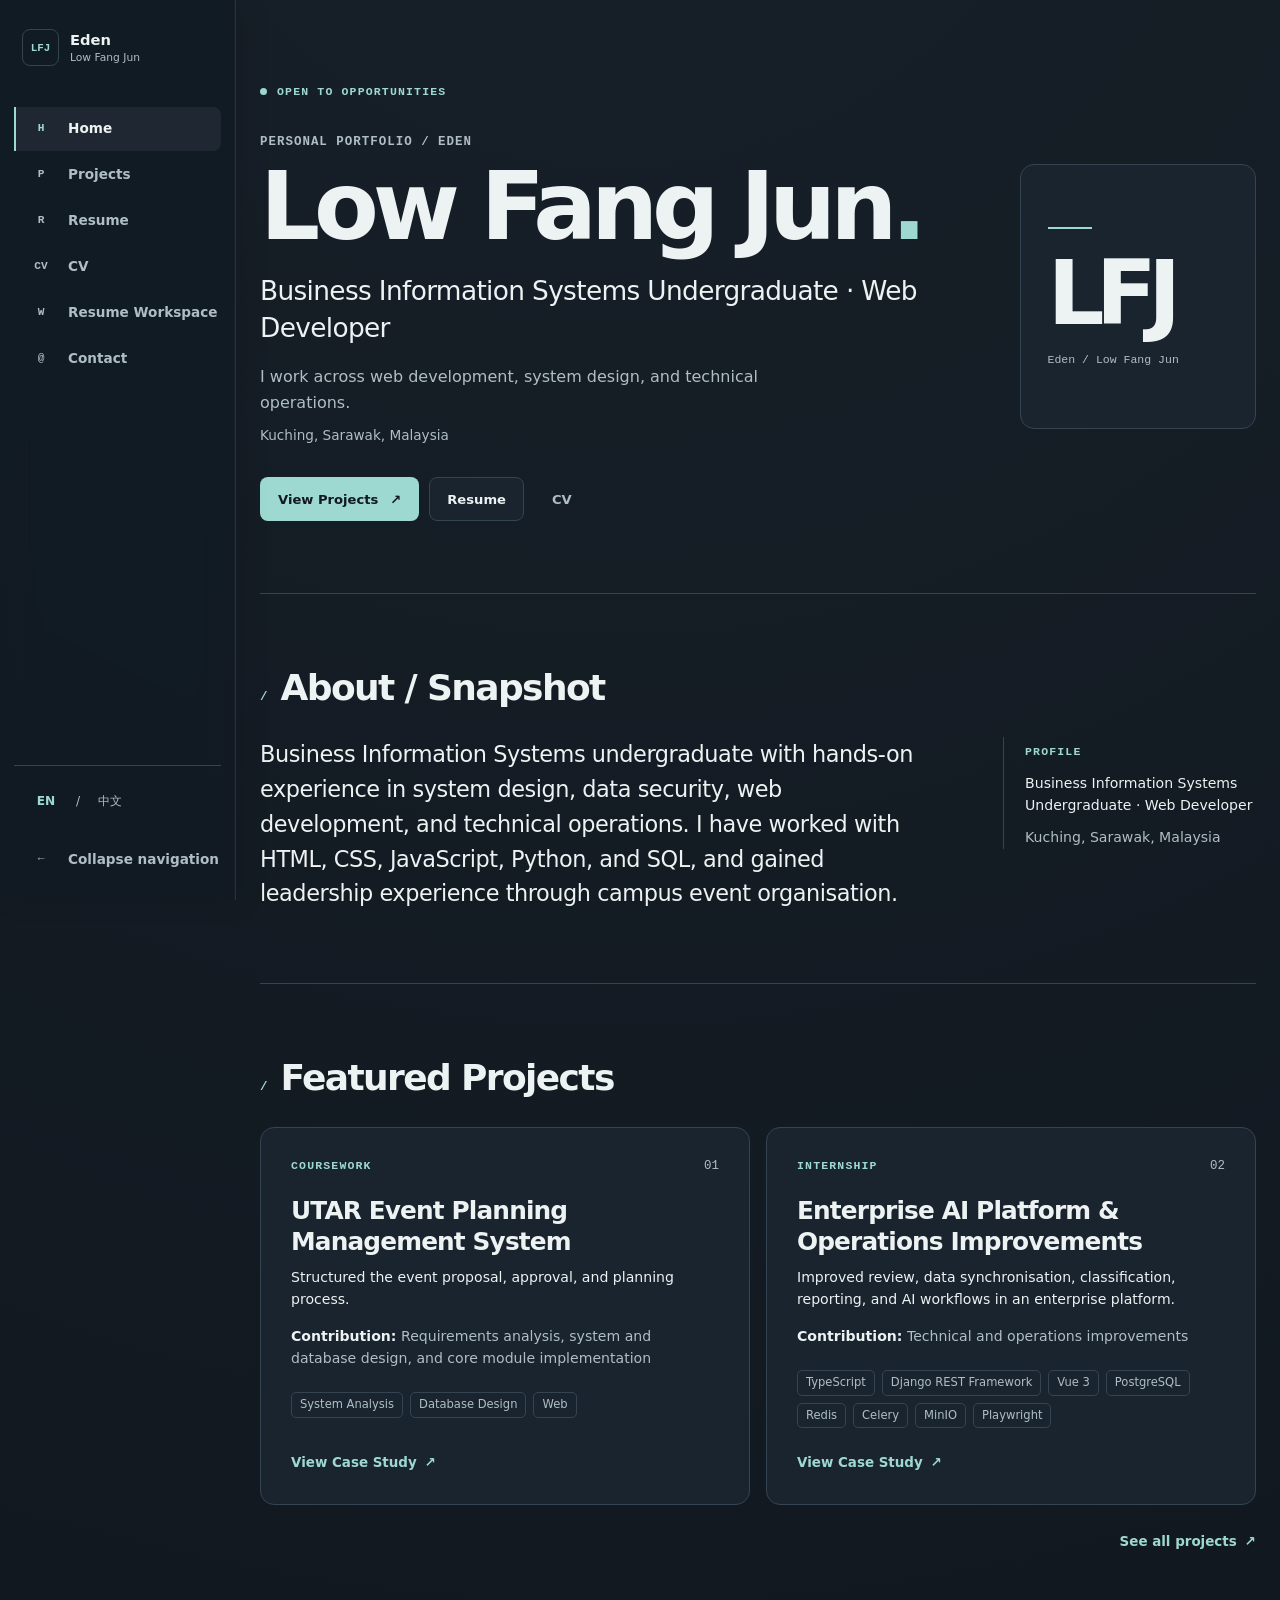
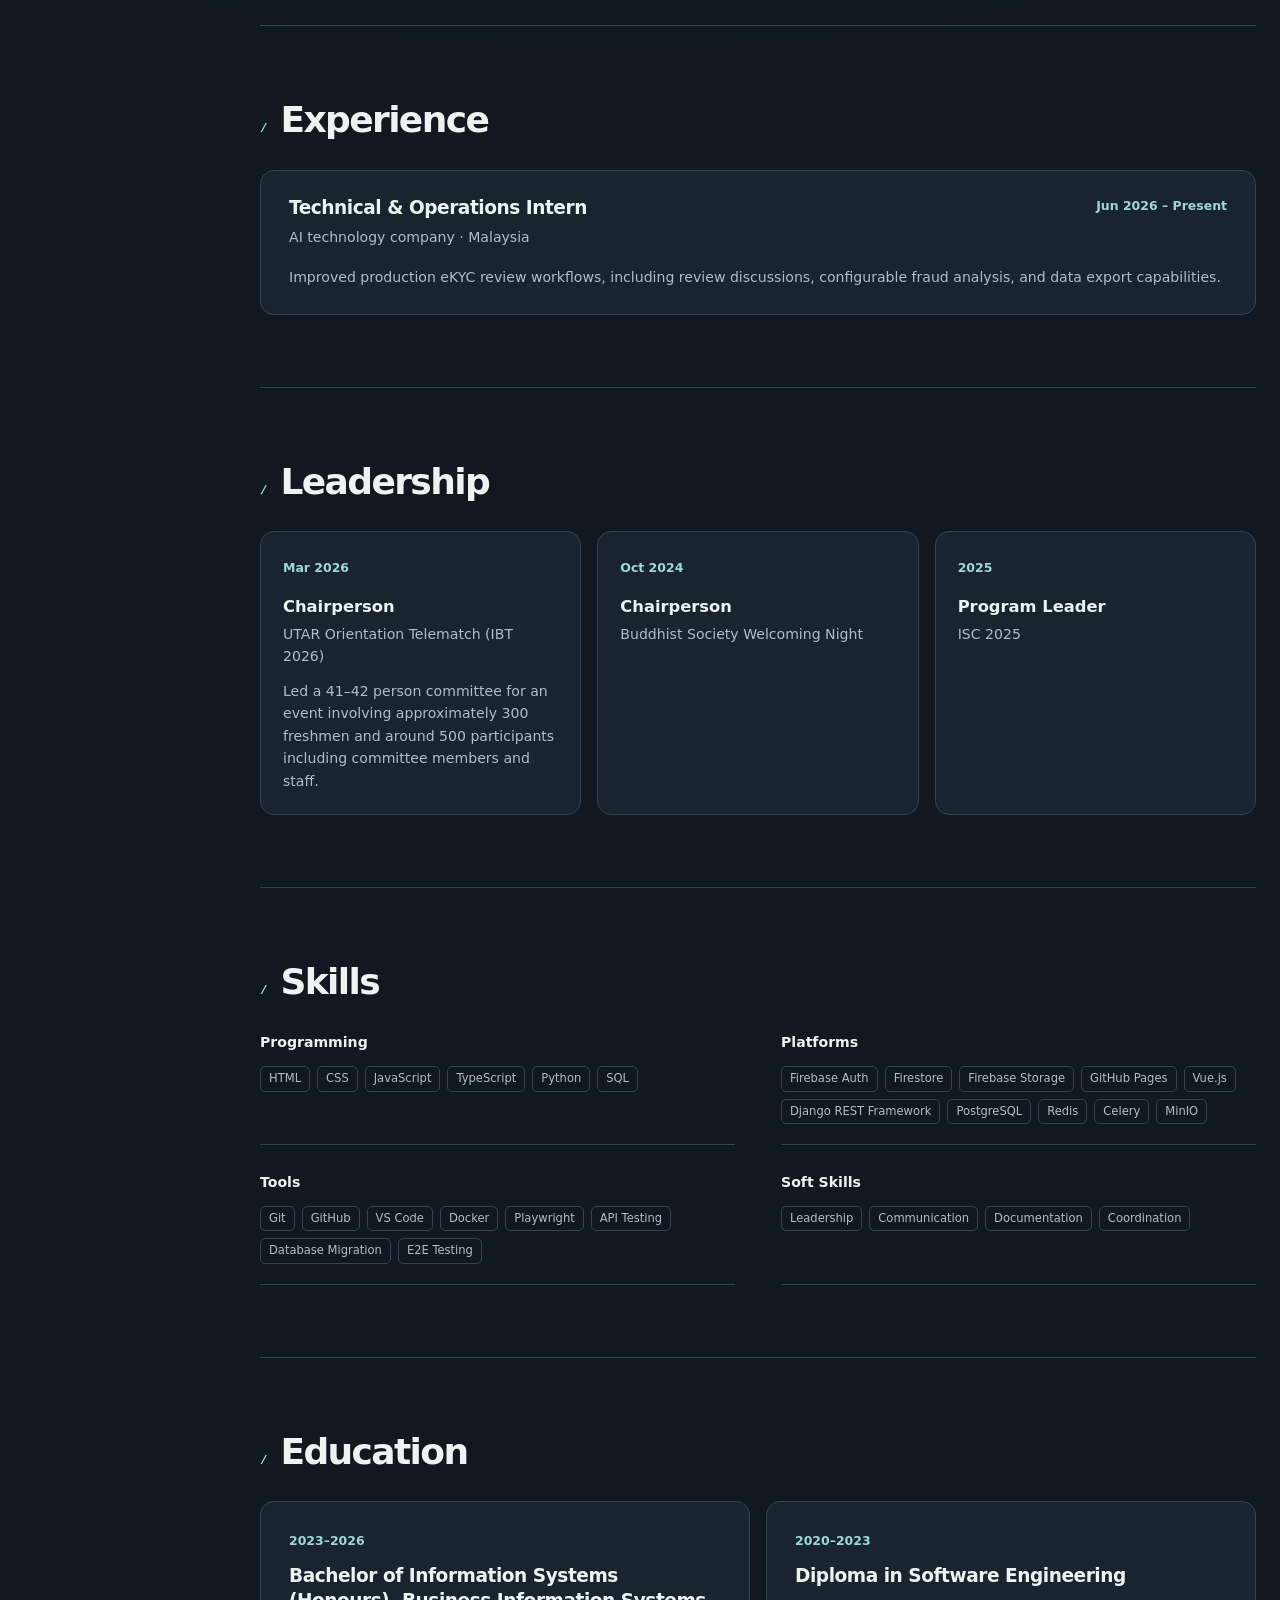
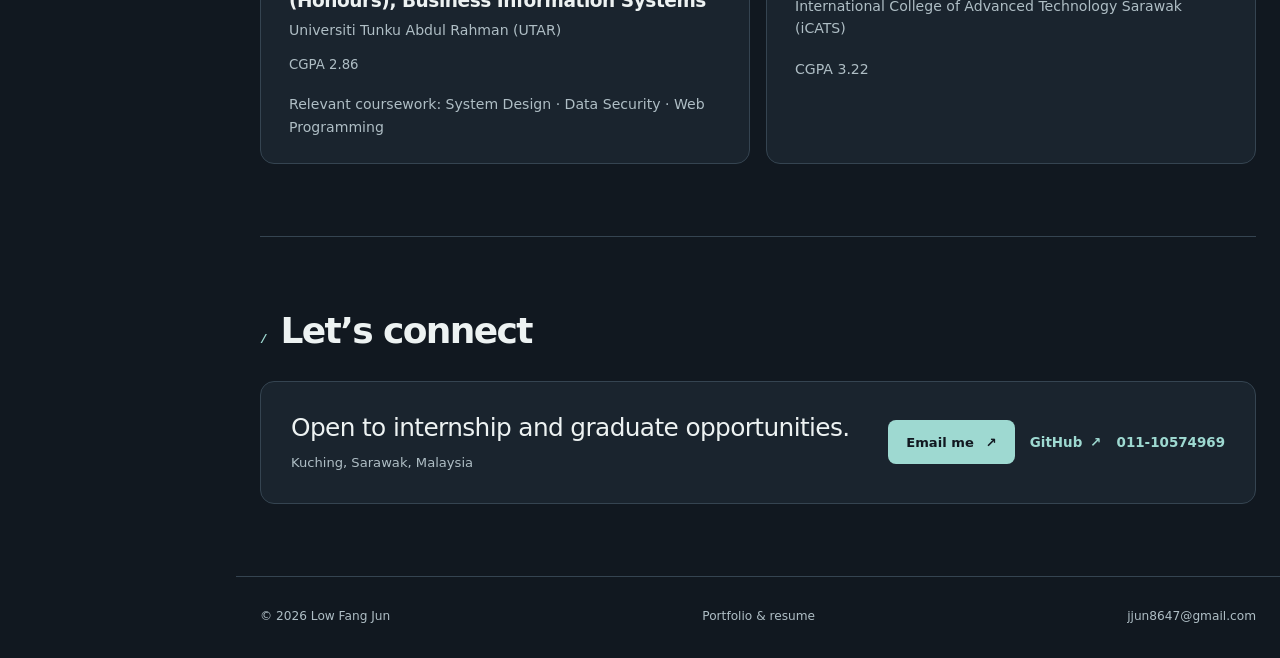
<file: index.html>
﻿<!doctype html>
<html lang="en">
<head>
  <meta charset="utf-8">
  <meta name="viewport" content="width=device-width, initial-scale=1">
  <meta name="description" content="Professional portfolio and resume of Low Fang Jun, a Business Information Systems undergraduate and web developer.">
  <meta name="theme-color" content="#10191e">
  <title>Low Fang Jun — Business Information Systems & Web Development</title>
  <link rel="stylesheet" href="./assets/css/style.css">
  <script defer src="./assets/js/data.js"></script>
  <script defer src="./assets/js/project-store.js"></script>
  <script defer src="./assets/js/main.js"></script>
</head>
<body data-page="home">
  <a class="skip-link" href="#main">Skip to content</a>
  <div id="site-header"></div>
  <main id="main" class="site-main"></main>
  <div id="site-footer"></div>
</body>
</html>
</file>
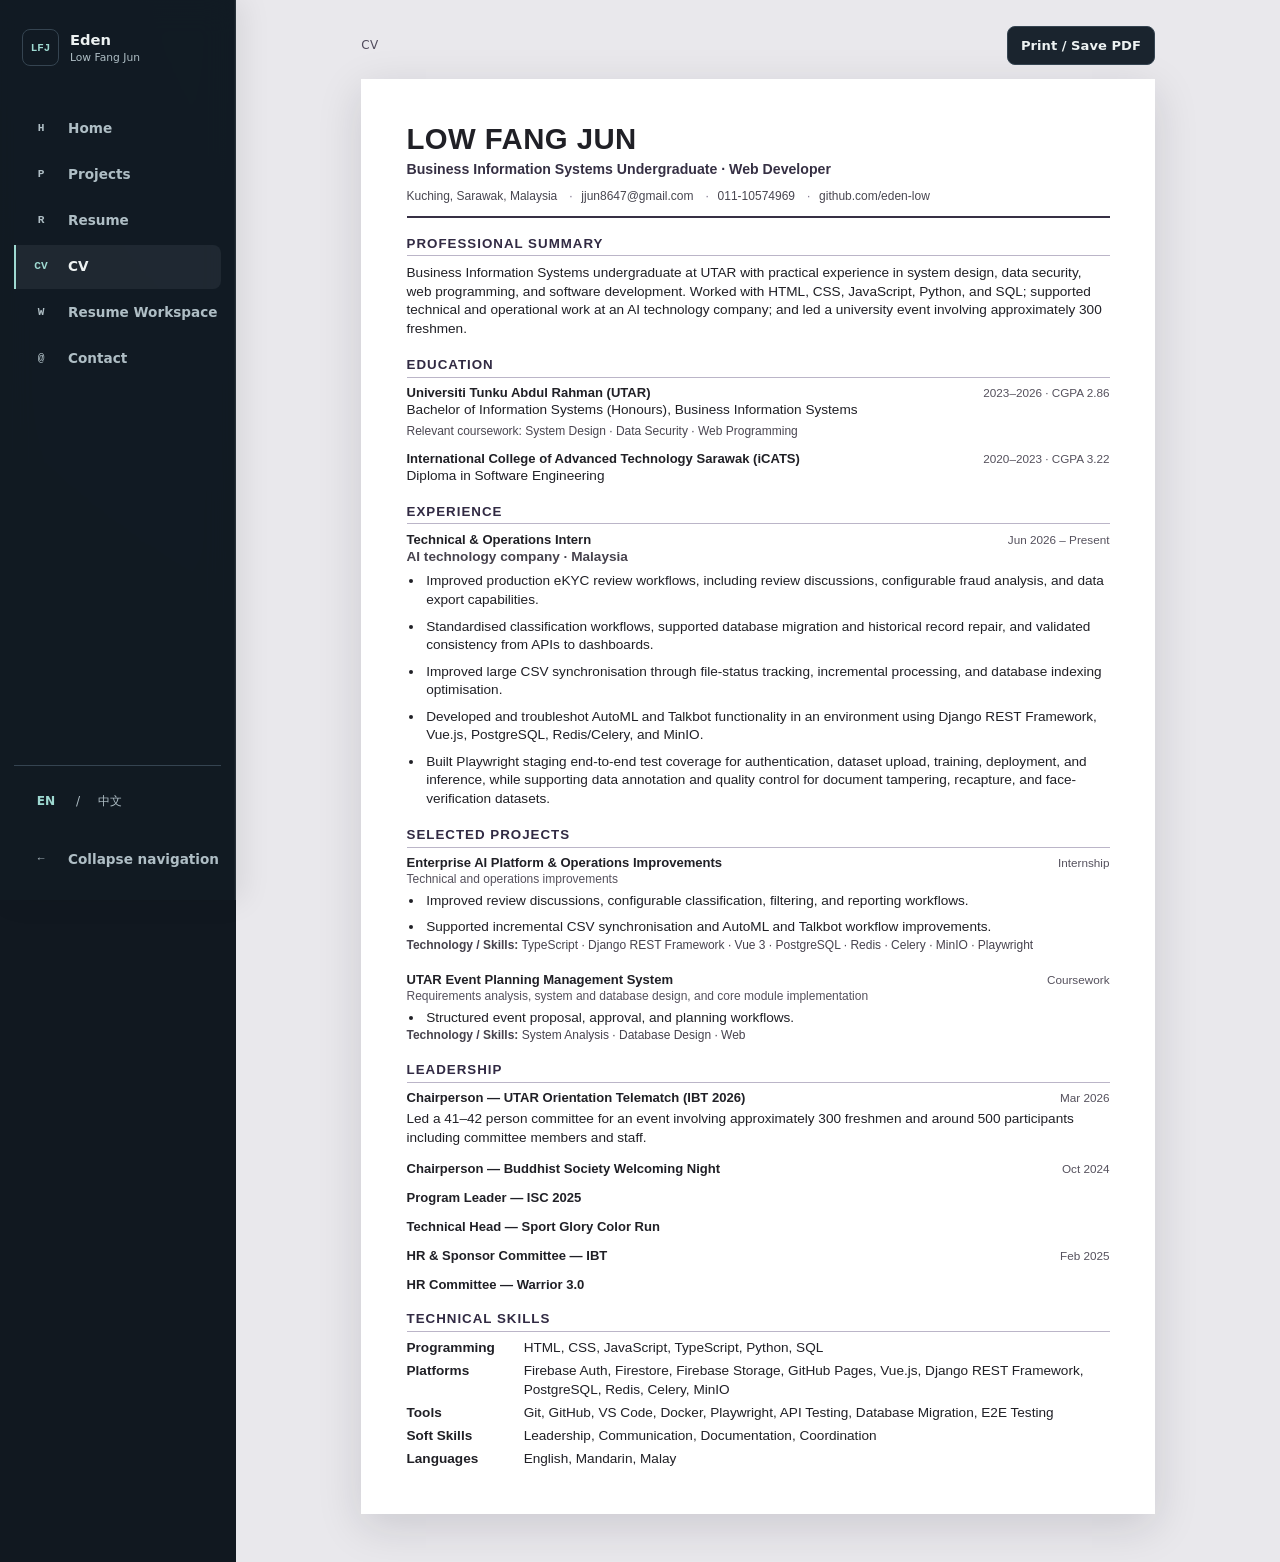
<file: cv.html>
﻿<!doctype html>
<html lang="en">
<head>
  <meta charset="utf-8">
  <meta name="viewport" content="width=device-width, initial-scale=1">
  <meta name="description" content="Curriculum vitae of Low Fang Jun, covering education, technical experience, projects, leadership, and skills.">
  <meta name="theme-color" content="#10191e">
  <title>Low Fang Jun — CV</title>
  <link rel="stylesheet" href="./assets/css/style.css">
  <link rel="stylesheet" href="./assets/css/resume.css">
  <link rel="stylesheet" href="./assets/css/cv.css">
  <script defer src="./assets/js/data.js"></script>
  <script defer src="./assets/js/project-store.js"></script>
  <script defer src="./assets/js/cv.js"></script>
  <script defer src="./assets/js/main.js"></script>
</head>
<body data-page="cv">
  <a class="skip-link" href="#main">Skip to content</a>
  <div id="site-header"></div>
  <main id="main" class="site-main"></main>
  <div id="site-footer"></div>
</body>
</html>
</file>
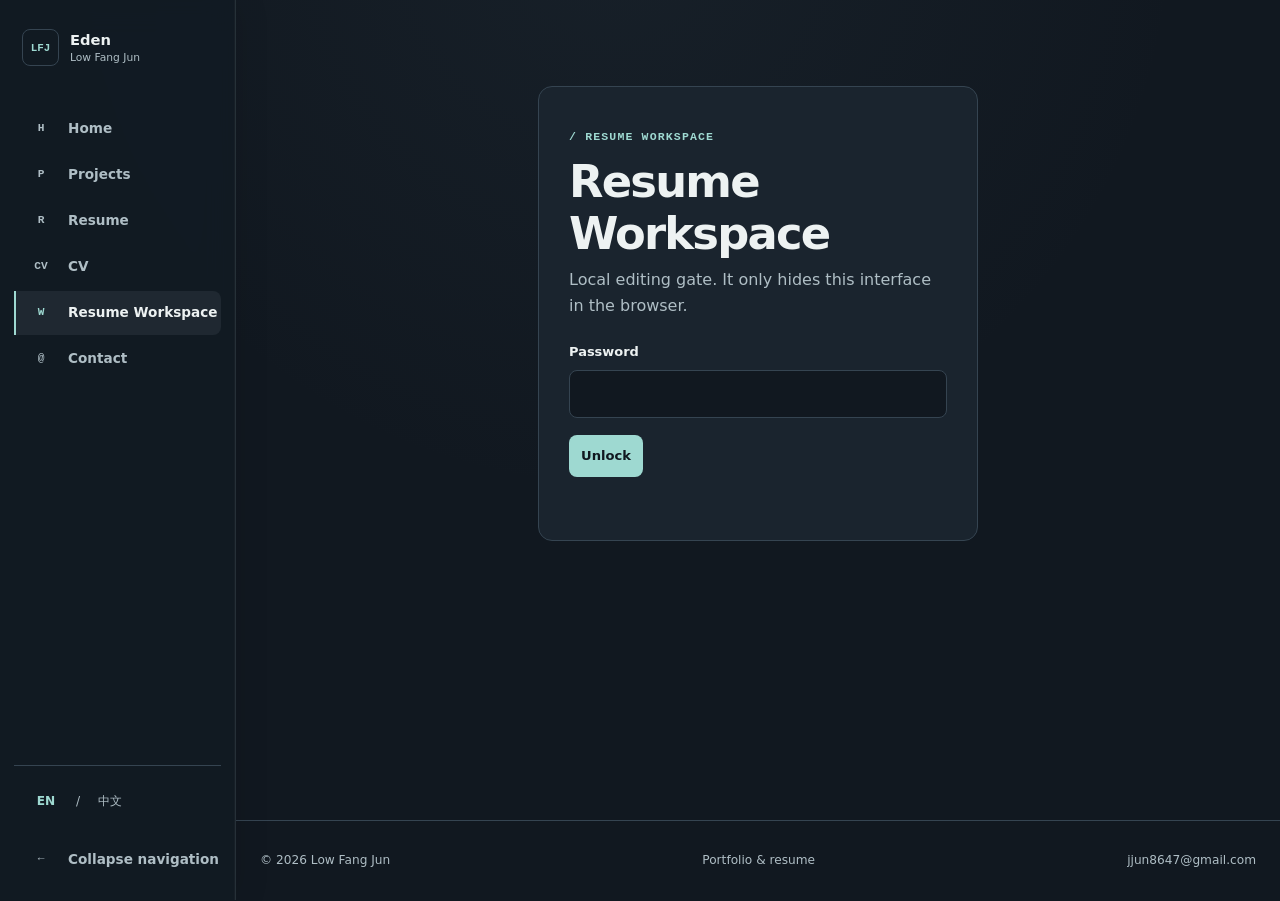
<file: project-manager.html>
<!doctype html>
<html lang="en">
<head>
  <meta charset="utf-8">
  <meta name="viewport" content="width=device-width, initial-scale=1">
  <meta name="description" content="Local Resume and CV workspace for reviewing project sources and writing stronger document content.">
  <meta name="theme-color" content="#10191e">
  <title>Resume &amp; CV Workspace — Low Fang Jun</title>
  <link rel="stylesheet" href="./assets/css/style.css">
  <link rel="stylesheet" href="./assets/css/project-manager.css">
  <script defer src="./assets/js/data.js"></script>
  <script defer src="./assets/js/project-store.js"></script>
  <script defer src="./assets/js/readme-parser.js"></script>
  <script defer src="./assets/js/github-public.js"></script>
  <script defer src="./assets/js/project-manager.js"></script>
  <script defer src="./assets/js/main.js"></script>
</head>
<body data-page="manager">
  <a class="skip-link" href="#main">Skip to content</a>
  <div id="site-header"></div>
  <main id="main" class="site-main"></main>
  <div id="site-footer"></div>
</body>
</html>
</file>
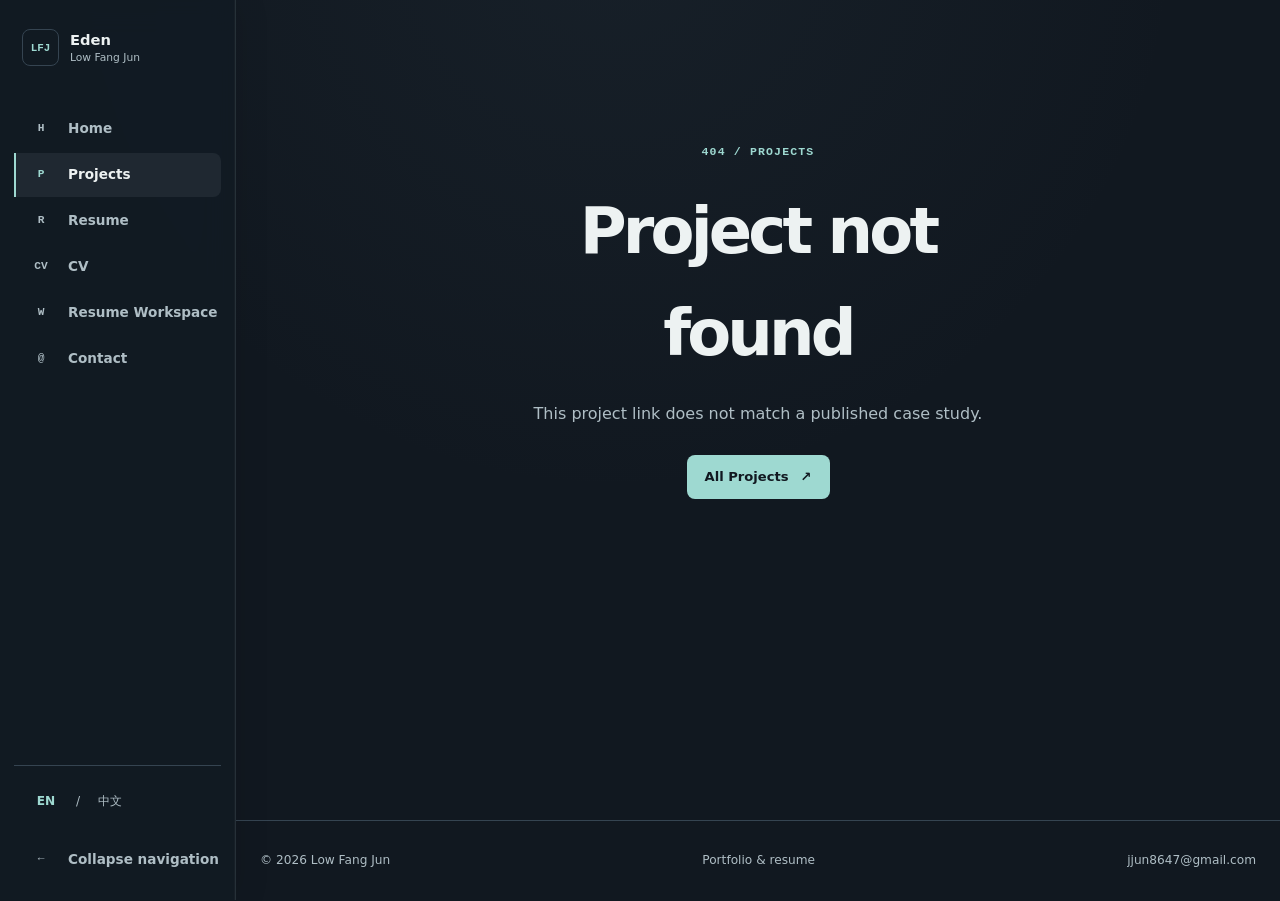
<file: project.html>
﻿<!doctype html>
<html lang="en">
<head>
  <meta charset="utf-8">
  <meta name="viewport" content="width=device-width, initial-scale=1">
  <meta name="description" content="A project case study by Low Fang Jun.">
  <meta name="theme-color" content="#10191e">
  <title>Project Case Study — Low Fang Jun</title>
  <link rel="stylesheet" href="./assets/css/style.css">
  <script defer src="./assets/js/data.js"></script>
  <script defer src="./assets/js/project-store.js"></script>
  <script defer src="./assets/js/project.js"></script>
  <script defer src="./assets/js/main.js"></script>
</head>
<body data-page="project">
  <a class="skip-link" href="#main">Skip to content</a>
  <div id="site-header"></div>
  <main id="main" class="site-main"></main>
  <div id="site-footer"></div>
</body>
</html>
</file>
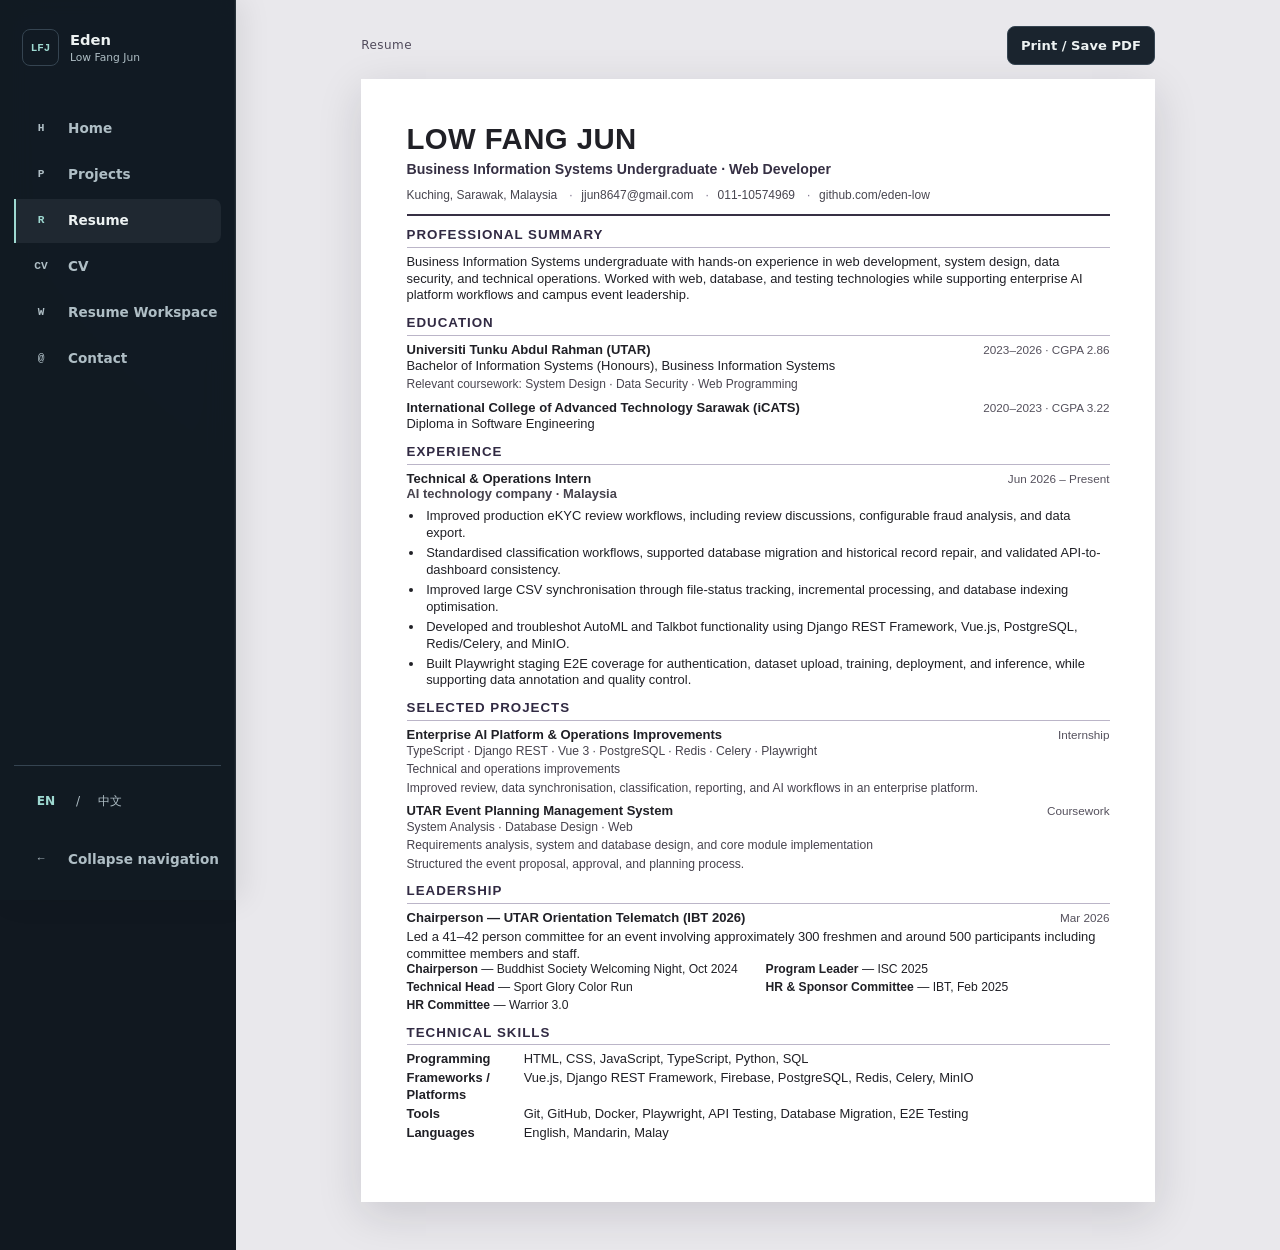
<file: resume.html>
﻿<!doctype html>
<html lang="en">
<head>
  <meta charset="utf-8">
  <meta name="viewport" content="width=device-width, initial-scale=1">
  <meta name="description" content="Resume of Low Fang Jun: education, experience, projects, leadership, and skills.">
  <meta name="theme-color" content="#10191e">
  <title>Resume — Low Fang Jun</title>
  <link rel="stylesheet" href="./assets/css/style.css">
  <link rel="stylesheet" href="./assets/css/resume.css">
  <script defer src="./assets/js/data.js"></script>
  <script defer src="./assets/js/project-store.js"></script>
  <script defer src="./assets/js/main.js"></script>
</head>
<body data-page="resume">
  <a class="skip-link" href="#main">Skip to content</a>
  <div id="site-header"></div>
  <main id="main" class="site-main"></main>
  <div id="site-footer"></div>
</body>
</html>
</file>
<file: assets/css/style.css>
:root {
  color-scheme: dark;
  --color-bg: #111820;
  --color-surface: #1a242e;
  --color-elevated: #23303b;
  --color-border: #354451;
  --color-text: #edf2f2;
  --color-muted: #afbec5;
  --color-accent: #9ed9d1;
  --color-accent-hover: #c2e9e3;
  --color-success: var(--color-accent);
  --space-1: .5rem;
  --space-2: 1rem;
  --space-3: 1.5rem;
  --space-4: 2rem;
  --space-5: 3rem;
  --space-6: 4.5rem;
  --radius-sm: .5rem;
  --radius-md: .875rem;
  --shadow-sm: 0 14px 32px rgba(0, 0, 0, .12);
  --content-width: 1120px;
  --sidebar-expanded: 236px;
  --sidebar-collapsed: 72px;
  --sidebar-current: var(--sidebar-expanded);
}
body.nav-collapsed { --sidebar-current: var(--sidebar-collapsed); }
* { box-sizing: border-box; }
html { scroll-behavior: smooth; }
body { margin: 0; background: radial-gradient(circle at 48% -8%, rgba(77, 101, 116, .1), transparent 48%), var(--color-bg); color: var(--color-text); font: 16px/1.6 system-ui, -apple-system, BlinkMacSystemFont, "Segoe UI", sans-serif; -webkit-font-smoothing: antialiased; }
a { color: inherit; text-decoration: none; }
button { font: inherit; }
a, button { -webkit-tap-highlight-color: transparent; }
:focus-visible { outline: 3px solid var(--color-accent); outline-offset: 4px; border-radius: 3px; }
::selection { background: var(--color-accent); color: var(--color-bg); }
.container { width: min(calc(100% - 48px), var(--content-width)); margin-inline: auto; }
.skip-link { position: fixed; z-index: 100; top: -80px; left: 16px; padding: 10px 16px; border-radius: var(--radius-sm); background: var(--color-accent); color: var(--color-bg); }
.skip-link:focus { top: 12px; }
.muted { color: var(--color-muted); }
.small { font-size: .82rem; }
.eyebrow { color: var(--color-accent); font: 700 .72rem/1.4 ui-monospace, SFMono-Regular, Consolas, monospace; letter-spacing: .1em; text-transform: uppercase; }
.site-header { position: fixed; z-index: 30; inset: 0 auto 0 0; width: var(--sidebar-current); border-right: 1px solid rgba(223, 240, 244, .1); background: var(--color-bg); box-shadow: 7px 0 28px rgba(3, 8, 14, .08), inset -1px 0 rgba(255, 255, 255, .025); transition: width .18s ease; }
@supports (backdrop-filter: blur(1px)) or (-webkit-backdrop-filter: blur(1px)) {
  .site-header { background: rgba(18, 27, 36, .86); backdrop-filter: blur(16px) saturate(120%); -webkit-backdrop-filter: blur(16px) saturate(120%); }
}
.nav-inner { display: flex; flex-direction: column; height: 100%; padding: 24px 14px 18px; }
.brand { display: inline-flex; align-items: center; gap: 11px; min-width: 0; min-height: 44px; padding: 5px 8px; line-height: 1.1; }
.brand-mark { display: grid; place-items: center; width: 37px; height: 37px; flex: none; border: 1px solid var(--color-border); border-radius: var(--radius-sm); color: var(--color-accent); font: 800 .68rem ui-monospace, Consolas, monospace; }
.brand strong, .brand small { display: block; white-space: nowrap; }
.brand strong { font-size: .92rem; }
.brand small { margin-top: 4px; color: var(--color-muted); font-size: .67rem; }
.primary-nav { display: flex; flex: 1; flex-direction: column; gap: 2px; min-height: 0; margin-top: 36px; overflow-y: auto; }
.primary-nav > a, .sidebar-collapse { display: flex; align-items: center; gap: 12px; min-height: 44px; padding: 8px 10px; border: 0; border-left: 2px solid transparent; border-radius: 0 var(--radius-sm) var(--radius-sm) 0; background: transparent; color: var(--color-muted); font-size: .85rem; font-weight: 600; text-align: left; cursor: pointer; transition: background .18s, color .18s, border-color .18s; }
.primary-nav > a:hover, .sidebar-collapse:hover { background: rgba(220, 237, 242, .045); color: var(--color-text); }
.primary-nav > a[aria-current] { border-left-color: var(--color-accent); background: rgba(220, 237, 242, .065); color: var(--color-text); }
.primary-nav > a[aria-current] .nav-marker { color: var(--color-accent); }
.nav-marker, .collapse-marker { display: grid; place-items: center; width: 30px; flex: none; color: var(--color-muted); font: 700 .7rem/1 ui-monospace, SFMono-Regular, Consolas, monospace; }
.nav-label { min-width: 0; white-space: nowrap; }
.sidebar-bottom { margin-top: auto; padding-top: 18px; }
.language-switch { display: flex; align-items: center; gap: 8px; padding: 14px 10px; border-top: 1px solid var(--color-border); color: var(--color-muted); font-size: .76rem; }
.language-switch button { min-width: 44px; min-height: 44px; padding: 6px 3px; border: 0; background: none; color: var(--color-muted); cursor: pointer; font-size: .76rem; }
.language-switch button:hover { color: var(--color-text); }
.language-switch button[aria-pressed="true"] { color: var(--color-accent); font-weight: 750; }
.sidebar-collapse { width: 100%; }
.nav-backdrop { display: none; }
.nav-collapsed .nav-inner { padding-inline: 10px; }
.nav-collapsed .brand { justify-content: center; padding-inline: 0; }
.nav-collapsed .brand-name, .nav-collapsed .nav-label { display: none; }
.nav-collapsed .primary-nav > a, .nav-collapsed .sidebar-collapse { justify-content: center; gap: 0; padding-inline: 0; }
.nav-collapsed .language-switch { flex-direction: column; gap: 0; padding-inline: 0; }
.nav-collapsed .language-switch > span { display: none; }
.menu-toggle { display: none; flex-direction: column; align-items: center; justify-content: center; gap: 5px; width: 44px; height: 44px; border: 1px solid var(--color-border); border-radius: var(--radius-sm); background: var(--color-surface); cursor: pointer; }
.menu-toggle span { width: 18px; height: 2px; border-radius: 2px; background: var(--color-text); }
.site-main, .site-footer { margin-left: var(--sidebar-current); transition: margin-left .18s ease; }
.site-main { min-height: calc(100vh - 80px); }
.hero { display: grid; grid-template-columns: minmax(0, 1.7fr) minmax(220px, .6fr); align-items: center; gap: clamp(30px, 7vw, 90px); min-height: 550px; padding: var(--space-6) 0; border-bottom: 1px solid var(--color-border); }
.hero .eyebrow { display: inline-flex; align-items: center; gap: 10px; }
.status-dot { width: 7px; height: 7px; flex: none; border-radius: 50%; background: var(--color-success); }
.hero-kicker { margin: 24px 0 8px; color: var(--color-muted); font: 600 .78rem ui-monospace, Consolas, monospace; letter-spacing: .08em; text-transform: uppercase; }
.hero h1, .page-intro h1, .case-hero h1 { margin: 0; font-size: clamp(3.1rem, 7.4vw, 5.9rem); font-weight: 720; letter-spacing: -.065em; line-height: 1.04; overflow-wrap: anywhere; }
.hero-period { color: var(--color-accent); }
.hero-title { max-width: 680px; margin: 18px 0 0; font-size: clamp(1.2rem, 2.1vw, 1.65rem); line-height: 1.4; letter-spacing: -.025em; }
.hero-positioning { max-width: 560px; margin: 17px 0 0; color: var(--color-muted); font-size: 1rem; }
.hero-location { margin: 10px 0 0; color: var(--color-muted); font-size: .85rem; }
.hero-actions { display: flex; flex-wrap: wrap; gap: 10px; margin-top: 30px; }
.button { display: inline-flex; align-items: center; justify-content: center; gap: 12px; min-height: 44px; padding: 10px 17px; border: 1px solid transparent; border-radius: var(--radius-sm); cursor: pointer; font-size: .82rem; font-weight: 700; text-align: center; transition: background .18s, border-color .18s, color .18s, transform .18s, box-shadow .18s; }
.button:hover { transform: translateY(-1px); }
.button-primary:hover { box-shadow: 0 5px 16px rgba(105, 180, 170, .12); }
.button-primary { background: var(--color-accent); color: var(--color-bg); }
.button-primary:hover { background: var(--color-accent-hover); }
.button-secondary { background: var(--color-surface); border-color: var(--color-border); color: var(--color-text); }
.button-secondary:hover { border-color: var(--color-accent); background: var(--color-elevated); }
.button-plain { color: var(--color-muted); }
.button-plain:hover { color: var(--color-text); }
.hero-aside { display: flex; flex-direction: column; align-items: flex-start; justify-content: center; min-height: 265px; padding: 27px; border: 1px solid var(--color-border); border-radius: var(--radius-md); background: var(--color-surface); }
.hero-aside-rule { width: 44px; height: 2px; background: var(--color-accent); }
.hero-aside-initials { margin: 20px 0 14px; font-size: clamp(3.5rem, 7vw, 6rem); font-weight: 750; letter-spacing: -.1em; line-height: 1; }
.hero-aside-name { color: var(--color-muted); font: .72rem ui-monospace, Consolas, monospace; }
.section { padding: var(--space-6) 0; border-bottom: 1px solid var(--color-border); scroll-margin-top: 24px; }
.section-heading { display: flex; align-items: baseline; gap: 13px; margin-bottom: 28px; }
.section-heading h2 { margin: 0; font-size: clamp(1.65rem, 3vw, 2.25rem); letter-spacing: -.045em; line-height: 1.2; }
.section-index { color: var(--color-accent); font: 700 .78rem ui-monospace, Consolas, monospace; }
.about-layout { display: grid; grid-template-columns: minmax(0, 1.55fr) minmax(220px, .6fr); gap: clamp(30px, 7vw, 95px); }
.statement { max-width: 750px; margin: 0; font-size: clamp(1.08rem, 1.85vw, 1.4rem); line-height: 1.55; letter-spacing: -.02em; }
.about-aside { align-self: start; padding-left: 21px; border-left: 1px solid var(--color-border); }
.about-aside p { margin: 9px 0 0; font-size: .88rem; }
.project-grid { display: grid; grid-template-columns: repeat(2, minmax(0, 1fr)); gap: 16px; }
.project-card { display: flex; flex-direction: column; min-width: 0; padding: clamp(20px, 2.8vw, 30px); border: 1px solid var(--color-border); border-radius: var(--radius-md); background: var(--color-surface); transition: border-color .16s, background .16s, transform .16s, box-shadow .16s; }
.project-card:hover, .project-card:focus-within { border-color: var(--color-accent); background: var(--color-elevated); box-shadow: var(--shadow-sm); transform: translateY(-2px); }
.card-top { display: flex; align-items: baseline; justify-content: space-between; gap: 10px; }
.card-number { color: var(--color-muted); font: .78rem ui-monospace, Consolas, monospace; }
.project-card h3 { margin: 22px 0 10px; font-size: clamp(1.25rem, 2vw, 1.55rem); line-height: 1.22; letter-spacing: -.035em; overflow-wrap: anywhere; }
.project-card p { margin: 0; font-size: .88rem; line-height: 1.55; }
.project-description { color: var(--color-text); }
.project-card .project-role { margin-top: 16px; color: var(--color-muted); }
.project-role strong { color: var(--color-text); font-weight: 650; }
.tag-list { display: flex; flex-wrap: wrap; gap: 7px; margin: 0; padding: 0; list-style: none; }
.tag-list li { min-width: 0; padding: 4px 8px; border: 1px solid var(--color-border); border-radius: 5px; color: var(--color-muted); font-size: .72rem; line-height: 1.35; overflow-wrap: anywhere; }
.project-card .tag-list { margin: 22px 0 24px; }
.text-link { display: inline-flex; align-items: center; gap: 8px; width: max-content; max-width: 100%; color: var(--color-accent); font-size: .84rem; font-weight: 700; }
.text-link:hover { color: var(--color-accent-hover); text-decoration: underline; text-underline-offset: 4px; }
.project-links { display: flex; flex-wrap: wrap; align-items: center; gap: 10px 20px; margin-top: auto; }
.project-empty { padding: 24px; border: 1px solid var(--color-border); border-radius: var(--radius-md); color: var(--color-muted); }
.section-tail { margin-top: 23px; text-align: right; }
.section-tail .text-link { margin-left: auto; }
.entry { padding: 25px 28px; border: 1px solid var(--color-border); border-radius: var(--radius-md); background: var(--color-surface); }
.entry-head { display: flex; align-items: start; justify-content: space-between; gap: 18px; }
.entry h3 { margin: 0; font-size: 1.16rem; letter-spacing: -.025em; line-height: 1.3; }
.entry-sub { margin: 6px 0 0; color: var(--color-muted); font-size: .88rem; }
.entry-date { color: var(--color-accent); font-size: .78rem; font-weight: 700; white-space: nowrap; }
.entry > p:last-child { margin: 18px 0 0; color: var(--color-muted); font-size: .88rem; }
.detail-list { margin: 20px 0 0; padding-left: 21px; color: var(--color-muted); font-size: .88rem; }
.detail-list li + li { margin-top: 8px; }
.leadership-grid { display: grid; grid-template-columns: repeat(3, minmax(0, 1fr)); gap: 16px; }
.leadership-card { min-width: 0; padding: 22px; border: 1px solid var(--color-border); border-radius: var(--radius-md); background: var(--color-surface); }
.leadership-card h3 { margin: 17px 0 5px; font-size: 1.02rem; line-height: 1.3; }
.leadership-card p { margin: 0; color: var(--color-muted); font-size: .88rem; }
.leadership-card p.small { margin-top: 12px; }
.skills-grid { display: grid; grid-template-columns: repeat(2, minmax(0, 1fr)); gap: 26px 46px; }
.skill-group { padding-bottom: 20px; border-bottom: 1px solid var(--color-border); }
.skill-group h3 { margin: 0 0 12px; font-size: .88rem; }
.education-grid { display: grid; grid-template-columns: repeat(2, minmax(0, 1fr)); gap: 16px; }
.education-card h3 { margin-top: 12px; }
.education-card .muted { margin: 13px 0 0; font-size: .83rem; }
.education-card .small { margin-top: 6px; }
.contact-section { border: 0; }
.contact-panel { display: flex; align-items: center; justify-content: space-between; gap: 32px; padding: 30px; border: 1px solid var(--color-border); border-radius: var(--radius-md); background: var(--color-surface); }
.contact-copy { margin: 0; font-size: clamp(1.2rem, 2vw, 1.55rem); line-height: 1.3; letter-spacing: -.025em; }
.contact-panel .muted { margin: 8px 0 0; font-size: .82rem; }
.contact-actions { display: flex; align-items: center; flex-wrap: wrap; gap: 15px; }
.site-footer { border-top: 1px solid var(--color-border); color: var(--color-muted); font-size: .76rem; }
.footer-inner { display: flex; align-items: center; justify-content: space-between; gap: 20px; min-height: 80px; }
.site-footer a:hover { color: var(--color-accent); }
.page-content { padding-top: 62px; padding-bottom: 85px; }
.page-intro { padding-bottom: 38px; }
.page-intro h1 { margin: 12px 0 16px; font-size: clamp(3rem, 6.5vw, 5rem); }
.page-intro > p:last-child { max-width: 650px; margin: 0; color: var(--color-muted); }
.back-link { display: inline-flex; align-items: center; gap: 10px; color: var(--color-muted); font-size: .84rem; font-weight: 700; }
.back-link:hover { color: var(--color-accent); }
.case-hero { padding: 47px 0 44px; border-bottom: 1px solid var(--color-border); }
.case-hero h1 { max-width: 920px; margin: 12px 0 20px; font-size: clamp(2.7rem, 6vw, 4.7rem); }
.case-summary { max-width: 770px; margin: 0; color: var(--color-text); font-size: clamp(1.08rem, 2vw, 1.35rem); line-height: 1.5; }
.case-meta { display: flex; flex-wrap: wrap; gap: 12px 25px; margin-top: 25px; color: var(--color-muted); font-size: .83rem; }
.case-meta strong { color: var(--color-accent); font-weight: 650; }
.case-layout { display: grid; grid-template-columns: minmax(0, 1fr) 260px; gap: clamp(30px, 6vw, 75px); padding: 12px 0 55px; }
.case-section { display: grid; grid-template-columns: 155px minmax(0, 1fr); gap: 27px; padding: 33px 0; border-bottom: 1px solid var(--color-border); }
.case-label { display: flex; align-items: baseline; gap: 12px; }
.case-label h2, .case-aside h2 { margin: 0; font-size: .98rem; line-height: 1.4; }
.case-section p { margin: 0; color: var(--color-muted); font-size: .96rem; line-height: 1.7; overflow-wrap: anywhere; }
.case-note { margin: 28px 0; padding: 14px 18px; border-left: 3px solid var(--color-accent); background: var(--color-surface); color: var(--color-muted); }
.case-aside { align-self: start; position: sticky; top: 24px; margin-top: 32px; padding: 23px; border: 1px solid var(--color-border); border-radius: var(--radius-md); background: var(--color-surface); }
.case-aside h2 { margin-bottom: 17px; }
.project-pager { display: grid; grid-template-columns: repeat(2, minmax(0, 1fr)); gap: 14px; }
.project-pager a { display: flex; flex-direction: column; min-width: 0; gap: 7px; padding: 22px; border: 1px solid var(--color-border); border-radius: var(--radius-md); background: var(--color-surface); }
.project-pager a:hover { border-color: var(--color-accent); }
.project-pager a:last-child { grid-column: 2; text-align: right; }
.project-pager span { color: var(--color-muted); font-size: .75rem; }
.project-pager strong { font-size: .95rem; overflow-wrap: anywhere; }
.not-found { max-width: 550px; margin: 75px auto 110px; text-align: center; }
.not-found h1 { margin: 17px 0; font-size: clamp(2.5rem, 6vw, 4rem); letter-spacing: -.06em; }
.not-found p { margin-bottom: 28px; color: var(--color-muted); }
@media (max-width: 900px) {
  body { padding-top: 64px; }
  body.nav-open { overflow: hidden; }
  .site-header { inset: 0 0 auto; width: 100%; height: 64px; border-right: 0; border-bottom: 1px solid var(--color-border); }
  .nav-inner, .nav-collapsed .nav-inner { flex-direction: row; align-items: center; justify-content: space-between; height: 64px; padding: 0 18px; }
  .brand, .nav-collapsed .brand { justify-content: flex-start; padding: 0; }
  .nav-collapsed .brand-name, .nav-collapsed .nav-label { display: block; }
  .menu-toggle { display: flex; }
  .primary-nav { position: fixed; z-index: 2; top: 64px; bottom: 0; left: 0; display: flex; width: min(84vw, 320px); min-height: 0; margin: 0; padding: 20px 14px 24px; border-right: 1px solid rgba(223, 240, 244, .1); background: var(--color-bg); box-shadow: 12px 0 30px rgba(3, 8, 14, .16); overflow-y: auto; transform: translateX(-105%); visibility: hidden; pointer-events: none; transition: transform .18s ease, visibility .18s; }
  @supports (backdrop-filter: blur(1px)) or (-webkit-backdrop-filter: blur(1px)) {
    .primary-nav { background: rgba(18, 27, 36, .9); backdrop-filter: blur(16px) saturate(120%); -webkit-backdrop-filter: blur(16px) saturate(120%); }
  }
  .primary-nav.is-open { transform: translateX(0); visibility: visible; pointer-events: auto; }
  .nav-collapsed .primary-nav > a { justify-content: flex-start; gap: 12px; padding-inline: 10px; }
  .nav-collapsed .language-switch { flex-direction: row; gap: 8px; padding-inline: 10px; }
  .nav-collapsed .language-switch > span { display: inline; }
  .sidebar-collapse { display: none; }
  .nav-backdrop { position: fixed; z-index: 1; inset: 64px 0 0; width: 100%; border: 0; background: rgba(7, 12, 18, .58); cursor: default; }
  .nav-open .nav-backdrop { display: block; }
  .site-main, .site-footer { margin-left: 0; }
}
@media (max-width: 820px) {
  .hero { grid-template-columns: minmax(0, 1fr) 180px; gap: 24px; min-height: 480px; }
  .hero-aside { min-height: 210px; padding: 20px; }
  .hero-aside-initials { font-size: 3.6rem; }
  .leadership-grid { grid-template-columns: repeat(2, minmax(0, 1fr)); }
  .case-layout { grid-template-columns: minmax(0, 1fr) 210px; gap: 28px; }
  .case-section { grid-template-columns: 125px minmax(0, 1fr); gap: 15px; }
}
@media (max-width: 700px) {
  .container { width: min(calc(100% - 36px), var(--content-width)); }
  .hero { display: block; min-height: 0; padding: 65px 0; }
  .hero-aside { display: none; }
  .section { padding: 56px 0; }
  .about-layout, .project-grid, .leadership-grid, .education-grid, .skills-grid { grid-template-columns: 1fr; }
  .about-layout { gap: 25px; }
  .about-aside { padding-left: 18px; }
  .project-card { min-height: 0; }
  .contact-panel { display: block; }
  .contact-actions { margin-top: 20px; }
  .footer-inner { flex-wrap: wrap; padding: 18px 0; min-height: 0; }
  .page-content { padding-top: 43px; }
  .case-hero { padding: 38px 0; }
  .case-layout { display: flex; flex-direction: column; gap: 0; }
  .case-section { grid-template-columns: 1fr; gap: 10px; padding: 26px 0; }
  .case-aside { position: static; margin-top: 25px; }
  .project-pager { grid-template-columns: 1fr; }
  .project-pager a:last-child { grid-column: 1; text-align: left; }
}
@media (max-width: 420px) {
  .container { width: min(calc(100% - 28px), var(--content-width)); }
  .hero h1 { font-size: clamp(2.75rem, 12vw, 3.3rem); }
  .hero-actions { gap: 7px; }
  .hero-actions .button { padding-inline: 12px; }
  .entry-head { flex-direction: column; gap: 5px; }
  .case-hero h1 { font-size: 2.35rem; }
  .contact-actions { align-items: flex-start; flex-direction: column; }
}
@media (prefers-reduced-motion: reduce) {
  html { scroll-behavior: auto; }
  *, *::before, *::after { animation-duration: .01ms !important; transition-duration: .01ms !important; }
}
@media (prefers-reduced-transparency: reduce), (prefers-contrast: more) {
  .site-header, .primary-nav { background: var(--color-bg) !important; backdrop-filter: none !important; -webkit-backdrop-filter: none !important; }
  .primary-nav > a[aria-current] { background: var(--color-surface); }
}
@media print {
  body { padding-top: 0 !important; }
  .site-header { display: none !important; backdrop-filter: none !important; -webkit-backdrop-filter: none !important; transition: none !important; }
  .site-main, .site-footer { margin-left: 0 !important; transition: none !important; }
}
</file>
<file: assets/css/resume.css>
/* The portfolio remains in style.css. This sheet only styles the job application resume. */
body[data-page="resume"] .site-main,body[data-page="cv"] .site-main{background:#e9e8ec;min-height:0}
.resume-shell{padding:26px 16px 48px}
.resume-toolbar{width:min(100%,210mm);display:flex;align-items:center;justify-content:space-between;margin:0 auto 14px;color:#514b5c;font-size:12px;letter-spacing:.04em}
.resume-toolbar .button{min-height:38px;padding:8px 13px}
.resume-page{width:210mm;min-height:297mm;max-width:100%;margin:0 auto;padding:12mm;background:#fff;color:#202026;box-sizing:border-box;box-shadow:0 12px 42px rgba(24,20,36,.14);font:9.7pt/1.28 Arial,Helvetica,system-ui,sans-serif;overflow-wrap:break-word}
.resume-page a{color:inherit}
.resume-page h1,.resume-page h2,.resume-page h3,.resume-page p,.resume-page ul,.resume-page dl{margin-top:0}
.cv-header{padding-bottom:3mm;border-bottom:.55mm solid #363044}
.cv-header h1{font-size:22pt;line-height:1.05;letter-spacing:.015em;text-transform:uppercase;margin:0 0 1.3mm;font-weight:750}
.cv-title{font-size:10.6pt;font-weight:600;color:#363044;margin:0 0 2.3mm}
.cv-contact{display:flex;flex-wrap:wrap;gap:0 2.3mm;align-items:center;font-style:normal;color:#484650;font-size:9pt;line-height:1.35}
.cv-contact>*:not(:last-child)::after{content:" ·";margin-left:2.3mm;color:#7e748e}
.cv-section{margin-top:3.2mm}
.cv-section-title{font-size:10pt;line-height:1.1;letter-spacing:.075em;text-transform:uppercase;font-weight:750;color:#312a43;border-bottom:.25mm solid #bbb5c8;padding-bottom:1.1mm;margin:0 0 1.6mm}
.cv-section>p{margin-bottom:0}
.cv-row-heading{display:flex;justify-content:space-between;align-items:baseline;gap:4mm}
.cv-row-heading h3{font-size:9.8pt;line-height:1.2;font-weight:700;margin:0}
.cv-row-heading>span{flex:none;font-size:8.8pt;color:#55515d;white-space:nowrap}
.cv-education-row+.cv-education-row{margin-top:2.2mm}
.cv-education-row p,.cv-project-row p,.cv-lead p{margin:0}
.cv-courses{font-size:9pt;color:#4a4651;margin-top:.7mm!important}
.cv-subline{font-weight:600;color:#47434e;margin:1mm 0 1.5mm}
.cv-bullets{padding-left:4.6mm;margin:0}
.cv-bullets li{padding-left:.6mm;margin-bottom:1mm}
.cv-bullets li:last-child{margin-bottom:0}
.cv-project-row+.cv-project-row{margin-top:1.7mm}
.cv-project-row p{color:#47434e;font-size:9.1pt;margin-top:.3mm}
.resume-project-bullets{margin:1mm 0 0;padding-left:4mm;font-size:8.8pt}
.resume-project-detail{margin-top:.8mm!important}
.resume-compact .cv-section{margin-top:2.6mm}
.resume-compact .cv-project-row+.cv-project-row{margin-top:1.1mm}
.resume-measure{position:fixed!important;left:-10000px!important;top:0!important;visibility:hidden!important;pointer-events:none!important;width:210mm!important;max-width:none!important;min-height:297mm!important;padding:12mm!important;font:9.7pt/1.28 Arial,Helvetica,system-ui,sans-serif!important;box-shadow:none!important}
.cv-lead p{margin-top:.9mm}
.cv-lead-list{list-style:none;padding:0;margin:1.8mm 0 0;display:grid;grid-template-columns:1fr 1fr;column-gap:4mm;row-gap:.6mm;font-size:9.1pt}
.cv-lead-list li{min-width:0}
.cv-lead-list strong{font-weight:650}
.cv-skills{margin:0;display:grid;gap:.65mm}
.cv-skills>div{display:grid;grid-template-columns:29mm minmax(0,1fr);gap:2mm}
.cv-skills dt{font-weight:700}.cv-skills dd{margin:0}
.cv-page{font-size:10.2pt;line-height:1.38}
.cv-page .cv-section{margin-top:5mm}
.cv-page .cv-section-title{margin-bottom:2mm}
.cv-page .cv-education-row+.cv-education-row{margin-top:3mm}
.cv-page .cv-bullets li{margin-bottom:2mm}
.cv-page .cv-bullets li:last-child{margin-bottom:0}
.cv-project-entry,.cv-activity{break-inside:avoid;page-break-inside:avoid}
.cv-project-entry+.cv-project-entry{margin-top:5mm}
.cv-project-role{font-size:9pt;color:#55515d;margin:.7mm 0 1mm}
.cv-project-entry .cv-bullets{margin-top:1mm}
.cv-tech{font-size:9pt;color:#47434e;margin:1.4mm 0 0}
.cv-activity+.cv-activity{margin-top:3.5mm}
.cv-activity p{margin:1mm 0 0}
.cv-page .cv-skills{gap:1.1mm}
@media(max-width:820px){.resume-shell{padding:18px 12px 30px}.resume-page{width:100%;min-height:0;padding:22px}.resume-toolbar{width:100%}}
@media(max-width:560px){.resume-page{font-size:10pt}.cv-header h1{font-size:20pt}.cv-contact{gap:1px 7px}.cv-contact>*:not(:last-child)::after{margin-left:7px}.cv-row-heading{display:block}.cv-row-heading>span{display:block;margin-top:1px}.cv-lead-list{grid-template-columns:1fr}.cv-skills>div{grid-template-columns:1fr;gap:0;margin-bottom:3px}}
.resume-measure .cv-header h1{font-size:22pt}.resume-measure .cv-contact{gap:0 2.3mm}.resume-measure .cv-contact>*:not(:last-child)::after{margin-left:2.3mm}.resume-measure .cv-row-heading{display:flex}.resume-measure .cv-row-heading>span{display:inline;margin-top:0}.resume-measure .cv-lead-list{grid-template-columns:1fr 1fr}.resume-measure .cv-skills>div{grid-template-columns:29mm minmax(0,1fr);gap:2mm;margin-bottom:0}
@page{size:A4;margin:0}
@media print{
  html,body{width:210mm!important;min-height:297mm!important;margin:0!important;padding:0!important;background:#fff!important;color:#202026!important}
  body[data-page="resume"]::before,.site-header,.site-footer,.skip-link,.resume-toolbar{display:none!important}
  body[data-page="resume"] .site-main{background:#fff!important;min-height:0!important;margin:0!important;padding:0!important}
  .resume-shell{width:210mm!important;margin:0!important;padding:0!important}
  .resume-page{width:210mm!important;max-width:none!important;min-height:297mm!important;margin:0!important;padding:12mm!important;box-shadow:none!important;break-inside:avoid;page-break-inside:avoid}
  .cv-header,.cv-section-title,.cv-education-row,.cv-project-row,.cv-lead,.cv-skills>div{break-inside:avoid;page-break-inside:avoid}
  .cv-section-title{break-after:avoid;page-break-after:avoid}
  .resume-page a{text-decoration:none}
}
</file>
<file: assets/css/cv.css>
/* CV shares the Resume typography, while its content flows across A4 pages. */
.cv-shell .cv-page { padding-bottom: 12mm; }
.cv-page .cv-header,
.cv-page .cv-education-row,
.cv-page .cv-project-entry,
.cv-page .cv-activity,
.cv-page .cv-skills > div { break-inside: avoid; page-break-inside: avoid; }
.cv-page .cv-section-title { break-after: avoid; page-break-after: avoid; }
.cv-page #section-leadership,
.cv-page #section-skills { break-inside: avoid; page-break-inside: avoid; }
@page { size: A4; margin: 12mm; background: #fff; }
@media print {
  html { color-scheme: light !important; }
  html, body { width: auto !important; min-height: 0 !important; margin: 0 !important; padding: 0 !important; background: #fff !important; }
  body[data-page="cv"]::before,
  body[data-page="cv"] .site-header,
  body[data-page="cv"] .site-footer,
  body[data-page="cv"] .skip-link,
  body[data-page="cv"] .resume-toolbar { display: none !important; }
  body[data-page="cv"] .site-main { min-height: 0 !important; margin: 0 !important; padding: 0 !important; background: #fff !important; }
  body[data-page="cv"] .resume-shell { width: auto !important; margin: 0 !important; padding: 0 !important; }
  body[data-page="cv"] .resume-page { width: auto !important; max-width: none !important; min-height: 0 !important; margin: 0 !important; padding: 0 !important; box-shadow: none !important; break-inside: auto !important; page-break-inside: auto !important; }
  body[data-page="cv"] .cv-section { break-inside: auto; page-break-inside: auto; }
  body[data-page="cv"] .cv-section-title { break-inside: avoid; page-break-after: avoid; }
  body[data-page="cv"] .cv-experience { break-inside: auto; page-break-inside: auto; }
  body[data-page="cv"] .cv-bullets li { break-inside: avoid; page-break-inside: avoid; }
}
</file>
<file: assets/css/project-manager.css>
/* Resume workspace uses the portfolio tokens and components. */
.manager-page { max-width: 1060px; }
.manager-page .page-intro { padding-bottom: 20px; }
.manager-heading-row { display: flex; align-items: start; justify-content: space-between; flex-wrap: wrap; gap: 16px; }
.manager-lock { flex: none; margin-top: 8px; }
.manager-gate { width: min(100%, 440px); margin: clamp(36px, 9vh, 90px) auto; }
.manager-gate h1 { margin: 8px 0; font-size: clamp(2rem, 6vw, 2.8rem); line-height: 1.15; letter-spacing: -.04em; }
.manager-gate > p:not(.eyebrow) { margin: 0 0 24px; color: var(--color-muted); }
.manager-gate input { width: 100%; min-width: 0; margin-top: 7px; padding: 10px 12px; border: 1px solid var(--color-border); border-radius: var(--radius-sm); background: var(--color-bg); color: var(--color-text); font: inherit; }
.manager-gate input:hover { border-color: var(--color-muted); }
.manager-gate-feedback { min-height: 1.5em; margin: 12px 0 0; font-size: .88rem; }
.manager-gate-feedback.manager-error { color: #f0bbbb; }
.manager-local-note, .manager-note { padding: 13px 17px; border-left: 3px solid var(--color-accent); background: var(--color-surface); color: var(--color-muted); font-size: .88rem; }
.manager-panel { margin-top: 24px; padding: clamp(20px, 2.8vw, 30px); border: 1px solid var(--color-border); border-radius: var(--radius-md); background: var(--color-surface); }
.manager-panel h2 { margin: 0; font-size: 1.35rem; letter-spacing: -.03em; }
.manager-section-head { margin-bottom: 18px; }
.manager-section-head p { margin: 7px 0 0; color: var(--color-muted); font-size: .88rem; }
.manager-sync { display: flex; align-items: end; gap: 12px; }
.manager-sync .manager-field { width: min(100%, 320px); }
.manager-field { display: flex; flex-direction: column; gap: 7px; min-width: 0; color: var(--color-text); font-size: .81rem; font-weight: 650; }
.manager-field input, .manager-field textarea, .manager-field select { width: 100%; min-width: 0; padding: 10px 12px; border: 1px solid var(--color-border); border-radius: var(--radius-sm); background: var(--color-bg); color: var(--color-text); font: 400 .9rem/1.45 system-ui, sans-serif; transition: border-color .18s, background .18s; }
.manager-field textarea { resize: vertical; }
.manager-field input { min-height: 44px; }
.manager-field input:hover, .manager-field textarea:hover, .manager-field select:hover { border-color: var(--color-muted); }
.manager-field input:focus-visible, .manager-field textarea:focus-visible, .manager-field select:focus-visible { border-color: var(--color-accent); background: var(--color-elevated); }
.manager-field select { min-height: 44px; }
.manager-feedback { margin: 20px 0 0; padding: 16px; border: 1px dashed var(--color-border); border-radius: var(--radius-sm); color: var(--color-muted); font-size: .88rem; }
.manager-error { border-color: #d79090; color: #f0bbbb; }
.manager-repo-grid { display: grid; grid-template-columns: repeat(2, minmax(0, 1fr)); gap: 14px; margin-top: 22px; }
.manager-repo { min-width: 0; padding: 18px; border: 1px solid var(--color-border); border-radius: var(--radius-sm); background: var(--color-bg); overflow-wrap: anywhere; }
.manager-repo h3, .manager-saved-card h3 { margin: 12px 0 8px; font-size: 1.1rem; line-height: 1.3; }
.manager-repo > p { margin: 0 0 13px; color: var(--color-muted); font-size: .87rem; }
.manager-repo > .manager-readme-status, .manager-draft > .manager-readme-status { margin: 12px 0 0; color: var(--color-text); font-size: .82rem; font-weight: 650; overflow-wrap: anywhere; }
.manager-draft > .manager-readme-status { margin: 0 0 18px; }
.manager-readme-status a { color: var(--color-accent); font-weight: 500; }
.manager-meta { display: flex; flex-wrap: wrap; gap: 4px 15px; margin-bottom: 15px; color: var(--color-muted); font-size: .76rem; }
.manager-repo .tag-list { margin-bottom: 15px; }
.manager-archive, .manager-status { color: var(--color-muted); font-size: .75rem; }
.manager-actions { display: flex; align-items: center; flex-wrap: wrap; gap: 9px 14px; margin-top: 17px; }
.manager-actions .button { min-height: 42px; padding: 7px 11px; }
.manager-readme { max-height: 360px; overflow: auto; margin: 0; padding: 16px; border: 1px solid var(--color-border); border-radius: var(--radius-sm); background: var(--color-bg); color: var(--color-muted); white-space: pre-wrap; overflow-wrap: anywhere; font: .78rem/1.5 ui-monospace, Consolas, monospace; }
.manager-form-grid { display: grid; grid-template-columns: repeat(2, minmax(0, 1fr)); gap: 16px; }
.manager-form-grid .manager-field:has(textarea) { grid-column: span 2; }
.manager-editor-section { min-width: 0; margin: 18px 0 0; padding: 18px; border: 1px solid var(--color-border); border-radius: var(--radius-sm); }
.manager-editor-section legend { padding: 0 8px; color: var(--color-text); font-size: 1.02rem; font-weight: 700; }
.manager-bullet-grid { display: grid; grid-template-columns: repeat(2, minmax(0, 1fr)); gap: 16px; }
.manager-bullet-grid h3 { margin: 0 0 10px; color: var(--color-muted); font-size: .82rem; }
.manager-bullet-grid .manager-field + .manager-field { margin-top: 10px; }
.manager-readiness { margin: 12px 0; color: var(--color-muted); font-size: .83rem; }
.manager-readiness p { margin: 0; }
.manager-readiness p + p { margin-top: 6px; }
.manager-readiness strong { color: var(--color-text); }
.manager-readiness span { display: block; margin-top: 4px; }
.manager-draft > #draft-readiness .manager-readiness { margin: 0 0 17px; padding: 12px 14px; border-left: 2px solid var(--color-accent); background: var(--color-bg); }
.manager-details { margin-top: 16px; }
.manager-details > summary { cursor: pointer; color: var(--color-text); font-size: .88rem; font-weight: 650; transition: color .18s; }
.manager-details > summary:hover { color: var(--color-accent); }
.manager-details[open] > summary { margin-bottom: 16px; }
.manager-archived { padding: 15px 18px; border: 1px solid var(--color-border); border-radius: var(--radius-sm); background: var(--color-bg); }
.manager-archived .manager-saved-list, .manager-archived .manager-repo-grid { margin-top: 12px; }
.manager-help { margin: 0 0 14px; color: var(--color-muted); font-size: .85rem; }
.manager-suggestion { margin: 0 0 14px; padding: 10px 12px; border-left: 2px solid var(--color-accent); background: var(--color-bg); color: var(--color-text); font-size: .85rem; }
.manager-case-grid { display: grid; grid-template-columns: repeat(2, minmax(0, 1fr)); gap: 14px; }
.manager-contribution-grid > .manager-field:first-child { grid-column: 1 / -1; }
.manager-case-grid .manager-field { min-width: 0; }
.manager-help { margin: 12px 0 0; }
.manager-choices { display: flex; align-items: end; flex-wrap: wrap; gap: 12px 22px; margin-top: 19px; padding-top: 17px; border-top: 1px solid var(--color-border); }
.manager-use-label { align-self: center; color: var(--color-muted); font-size: .82rem; font-weight: 650; }
.manager-check { display: inline-flex; align-items: center; gap: 9px; min-height: 36px; color: var(--color-text); font-size: .82rem; cursor: pointer; }
.manager-check input { width: 17px; height: 17px; margin: 0; accent-color: var(--color-accent); }
.manager-priority { width: min(220px, 100%); }
.manager-saved-list { display: grid; gap: 12px; }
.manager-saved-card { min-width: 0; padding: 18px; border: 1px solid var(--color-border); border-radius: var(--radius-sm); background: var(--color-bg); overflow-wrap: anywhere; }
.manager-saved-card:focus-within { border-color: var(--color-accent); }
.manager-saved-head { display: flex; align-items: start; justify-content: space-between; gap: 12px; }
.manager-saved-head > div { min-width: 0; max-width: 100%; }
.manager-saved-card h3 { margin-bottom: 0; }
.manager-reset { margin-top: 19px; }
@media (max-width: 700px) {
  .manager-repo-grid, .manager-form-grid, .manager-case-grid, .manager-bullet-grid { grid-template-columns: 1fr; }
  .manager-form-grid .manager-field:has(textarea) { grid-column: auto; }
  .manager-sync { align-items: stretch; flex-direction: column; }
  .manager-sync .manager-field { width: 100%; }
  .manager-sync .button { align-self: flex-start; }
  .manager-check { min-height: 44px; }
  .manager-actions .button { min-height: 44px; }
}
@media (max-width: 420px) {
  .manager-panel { padding: 18px; }
  .manager-saved-head { flex-direction: column; }
  .manager-choices { display: grid; grid-template-columns: repeat(2, minmax(0, 1fr)); gap: 12px; }
  .manager-check { grid-column: 1 / -1; }
  .manager-priority { width: 100%; }
}
</file>
